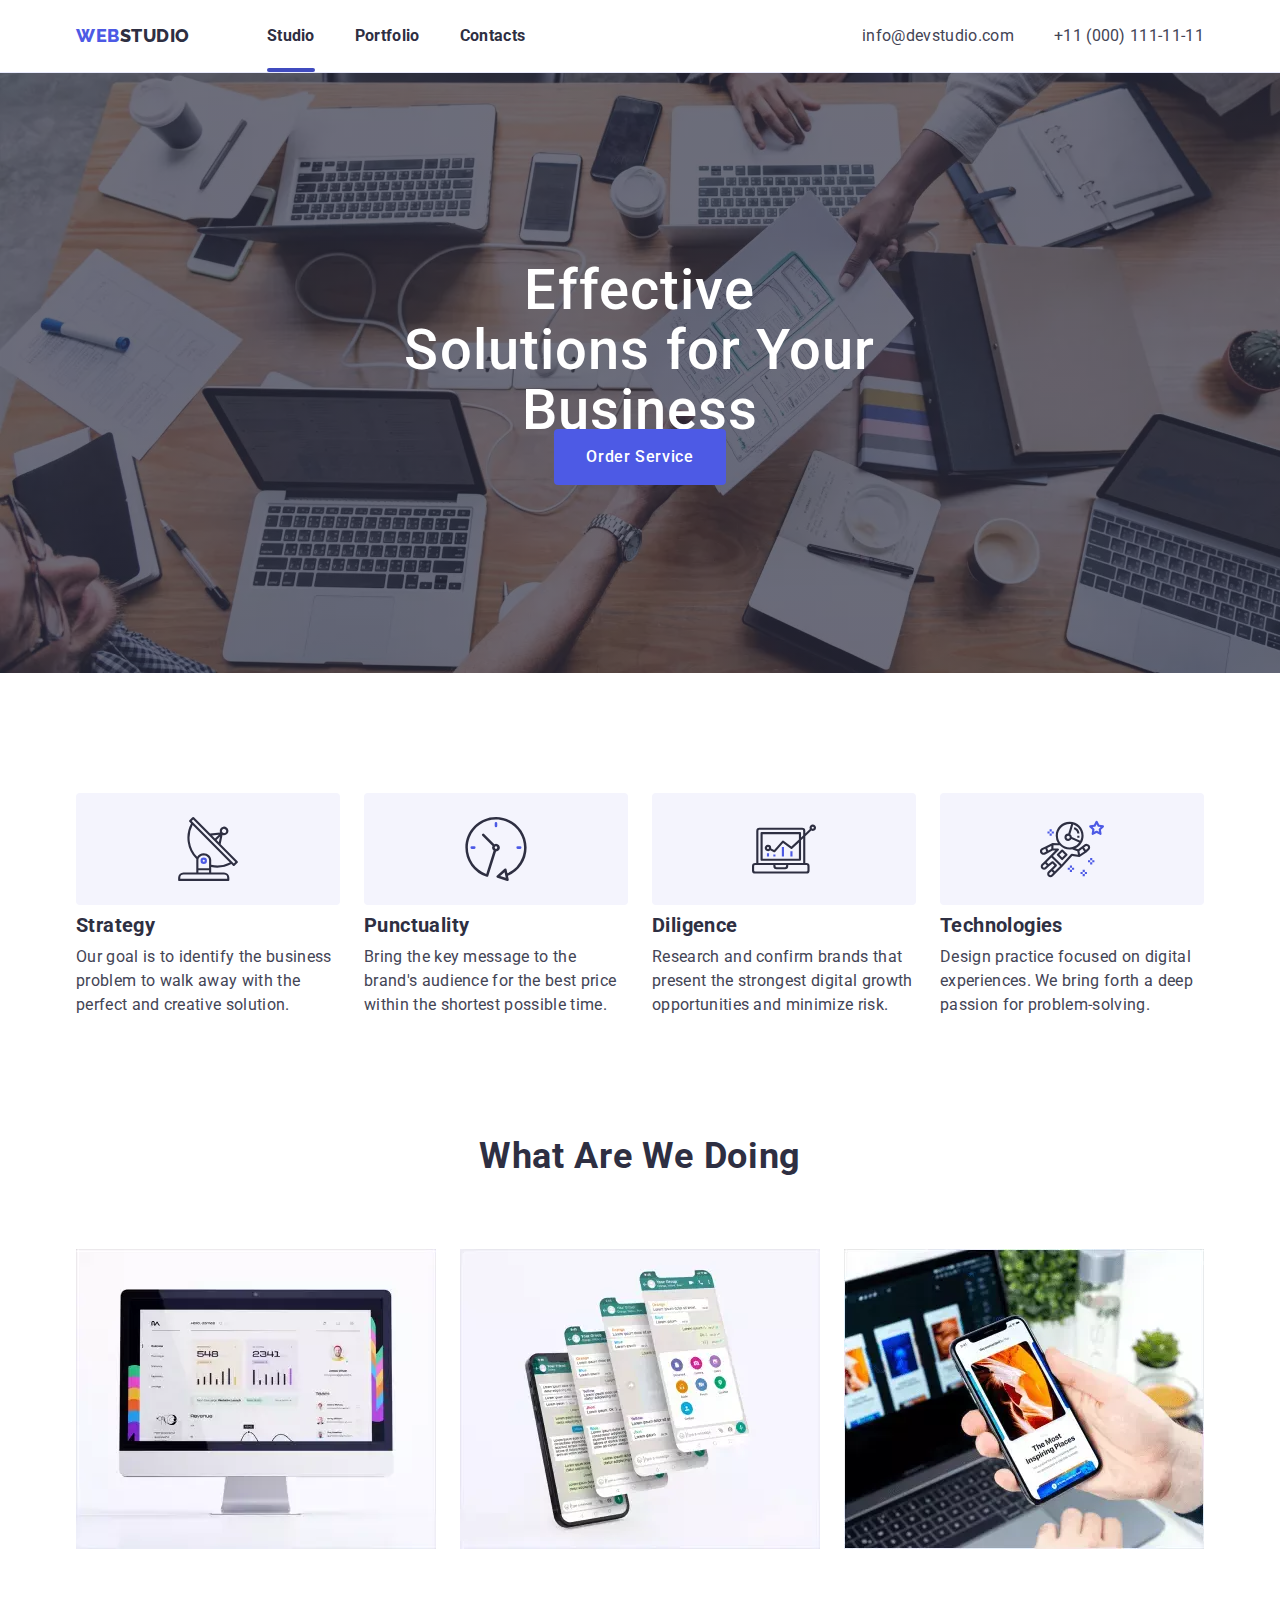
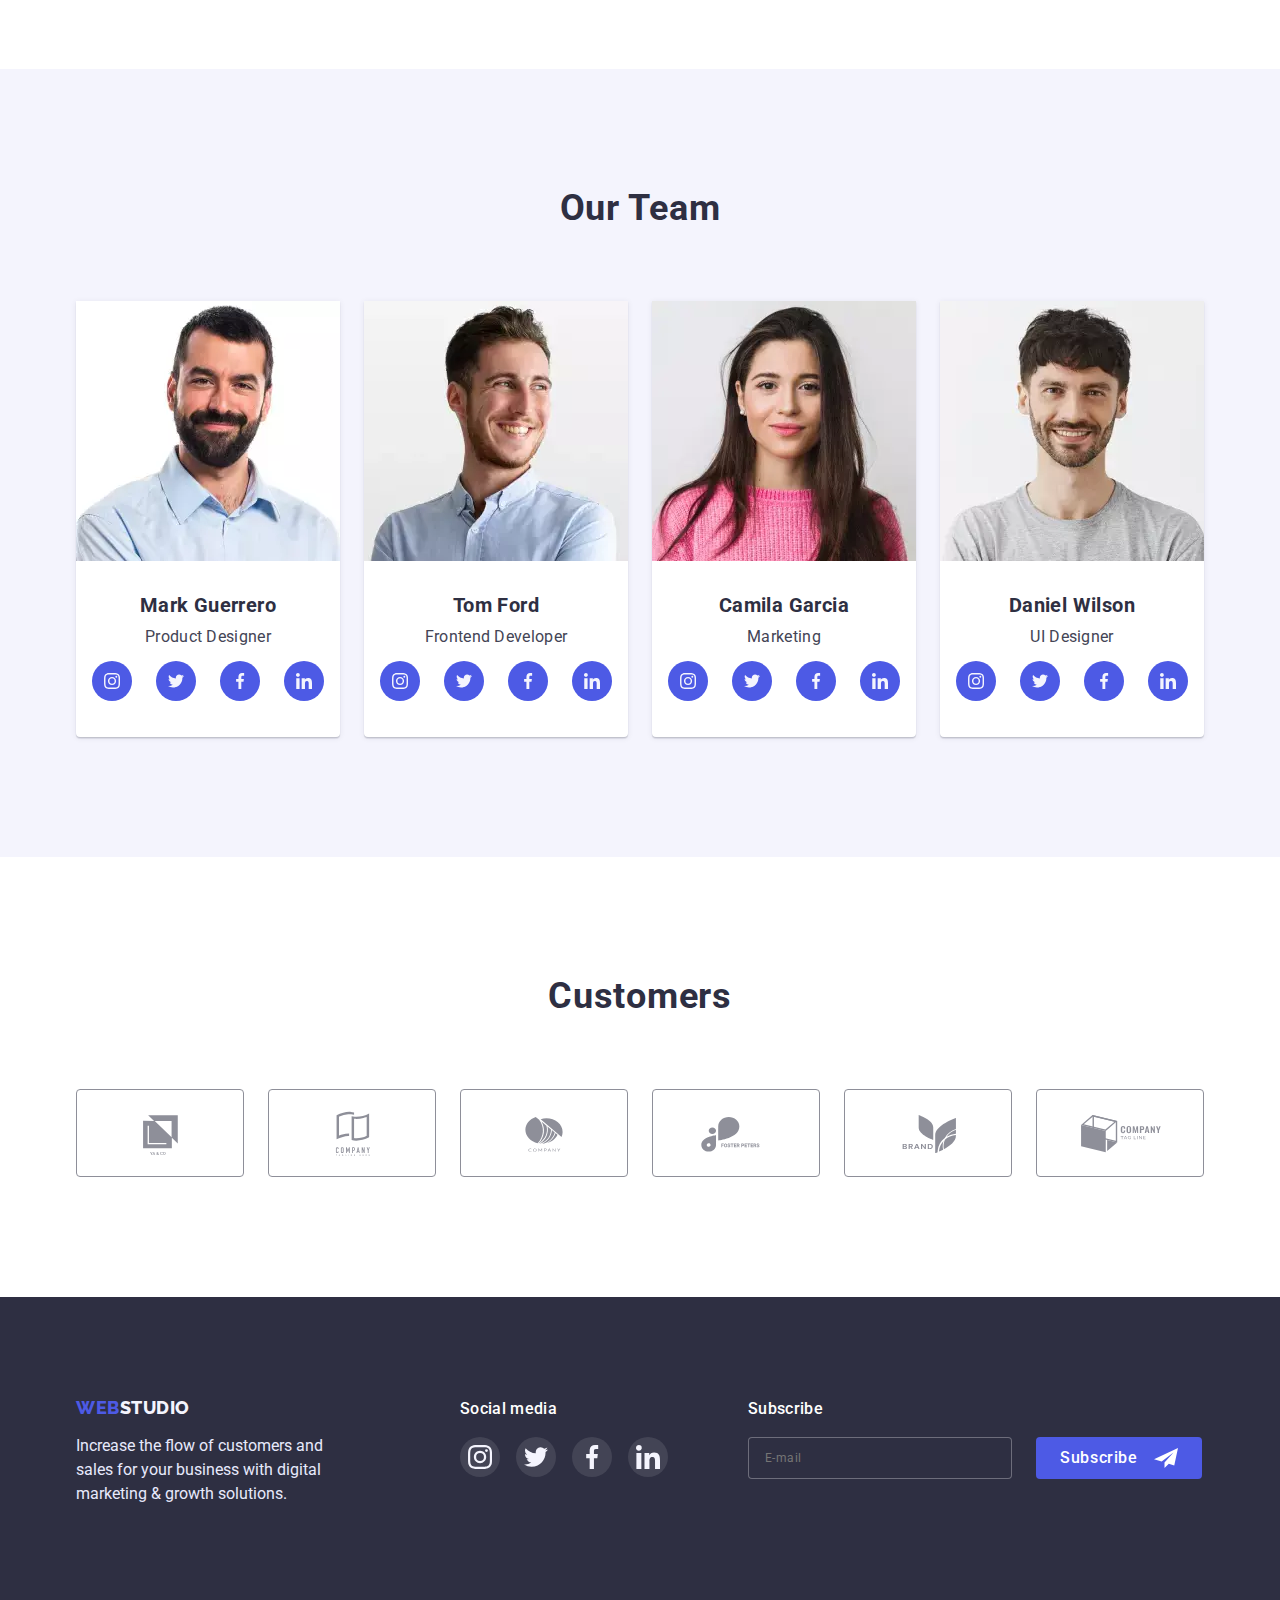
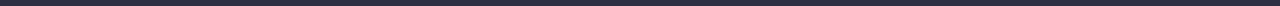
<file: index.html>
<!DOCTYPE html>
<html lang="en">
  <head>
    <meta charset="UTF-8" />
    <meta http-equiv="X-UA-Compatible" content="IE=edge" />
    <meta name="viewport" content="width=device-width, initial-scale=1.0" />

    <link rel="preconnect" href="https://fonts.googleapis.com" />
    <link rel="preconnect" href="https://fonts.gstatic.com" crossorigin />
    <link
      href="https://fonts.googleapis.com/css2?family=Raleway:wght@800&family=Roboto:wght@400;500;700;900&display=swap"
      rel="stylesheet"
    />
    <link 
      rel="stylesheet" href="https://cdnjs.cloudflare.com/ajax/libs/modern-normalize/1.1.0/modern-normalize.min.css"
    />
    <link rel="stylesheet" href="./css/styles.css" />
    <title>Studio</title>
  </head>
  <body>
    <header class="header">
      <div class="container main-nav">
        <a href="" class="logo link"><span class="logo-color">web</span>studio</a>
        <nav>
          <ul class="site-nav mark">
            <li class="item"><a class="link current" href="./index.html">Studio</a></li>
            <li class="item"><a class="link" href="./portfolio.html">Portfolio</a></li>
            <li class="item"><a class="link" href="">Contacts</a></li>
          </ul>
        </nav>
        <ul class="auth-nav mark">
          <li class="auth-item"><a class="auth-link" href="">info@devstudio.com</a></li>
          <li class="auth-item"><a class="auth-link" href="">+11 (000) 111-11-11</a></li>
        </ul>
        <button type="button" class="btn-mobile-menu-open js-open-menu">
          <svg class="btn-mobile-icon" width="32" height="22">
            <use href="./images/icons.svg#icon-charm_menu-hamburger"></use>
          </svg>
        </button>
      </div>
      <div class="mobile-menu js-menu-container">
        <button type="button" class="btn-mobile-menu-close js-close-menu">
          <svg class="icon-close" width="8" height="8">
            <use href="./images/icons.svg#icon-close-black"></use>
          </svg>
        </button>
         <nav>
          <ul class="mobile-site-nav mark">
            <li class="item"><a class="link current" href="./index.html">Studio</a></li>
            <li class="item"><a class="link" href="./portfolio.html">Portfolio</a></li>
            <li class="item"><a class="link" href="">Contacts</a></li>
          </ul>
        </nav>
        <div class="contacts">
          <ul class="mobile-auth-nav mark">
            <li class="auth-item"><a class="auth-link-tel" href="">+11 (000) 111-11-11</a></li>
            <li class="auth-item"><a class="auth-link-mail" href="">info@devstudio.com</a></li>
          </ul>
          <ul class="mobile-list-box mark">
            <li>
              <a class="mobile-link-box" href="">
                <svg class="icon" width="16" height="16">
                  <use href="./images/icons.svg#icon-instagram-1"></use>
                </svg>
              </a>
            </li>
            <li>
              <a class="mobile-link-box" href="">
                <svg class="icon" width="16" height="16">
                  <use href="./images/icons.svg#icon-twitter-1"></use>
                </svg>
              </a>
            </li>
            <li>
              <a class="mobile-link-box" href="">
                <svg class="icon" width="16" height="16">
                  <use href="./images/icons.svg#icon-facebook-1"></use>
                </svg>
              </a>
            </li>
            <li>
              <a class="mobile-link-box" href="">
                <svg class="icon" width="16" height="16">
                  <use href="./images/icons.svg#icon-linkedin-1"></use>
                </svg>
              </a>
            </li>
          </ul>
        </div>
      </div>
    </header>
    <main>
      <!--Hero-->
      <section class="hero">
          <h1 class="hero-title">Effective Solutions for Your Business</h1>
          <button type="button" class="btn-primery" data-modal-open>Order Service</button>
        </section>
        <div class="backdrop is-hidden" data-modal>
          <div class="modal">
            <button type="button" class="btn-modal" data-modal-close>
              <svg class="icon-close" width="8" height="8">
                <use href="./images/icons.svg#icon-close-black"></use>
              </svg>
            </button>
            <p class="modal-title">Leave your contacts and we will call you back</p>
            <form class="modal-form">
              <label for="username" class="form-label">Name</label>
              <div class="input-container">
                <input type="text" name="username" class="modal-input" id="username">
                <svg class="input-icon" width="18" height="18">
                  <use href="./images/icons.svg#icon-person-black-18dp-11"></use>
                </svg>
              </div>
              <label for="phone" class="form-label">Phone</label>
              <div class="input-container">
                <input type="tel" name="phone" class="modal-input" id="phone">
                <svg class="input-icon" width="18" height="18">
                  <use href="./images/icons.svg#icon-phone-black-18dp-1"></use>
                </svg>
              </div>
              <label for="mail" class="form-label">Email</label>
              <div class="input-container">
                <input type="email" name="mail" class="modal-input" id="mail">
                <svg class="input-icon" width="18" height="18">
                  <use href="./images/icons.svg#icon-email-black-18dp-1"></use>
                </svg>
              </div>
              <label class="form-label">Comment</label>
              <textarea name="commentar" class="textarea" rows="5" placeholder="Text input"></textarea>
              <label for="checkbox" class="field">
                <input class="checkbox" type="checkbox" name="accept" id="checkbox" value="policy">
                <span class="checkbox-icon"></span>
                I accept the terms and conditions of the<a href="" class="policy-text">Privacy Policy</a>
              </label>
              <button type="submit" class="btn-send">Send</button>
            </form>
          </div>
        </div>
      <!--Our advantages-->
      <section class="section not-padding">
        <div class="container">
          <h2 class="section-title hidden">Our advantages</h2>
          <ul class="features-list mark">
            <li class="item">
              <div class="features-box">
                <svg class="icon" width="64" height="64">
                  <use href="./images/icons.svg#icon-antenna-1"></use>
                </svg>
              </div>
              <h3 class="title">Strategy</h3>
              <p class="text">
                Our goal is to identify the business problem to walk away with the
                perfect and creative solution.
              </p>
            </li>
            <li class="item">
              <div class="features-box">
                <svg class="icon" width="64" height="64">
                  <use href="./images/icons.svg#icon-clock-1"></use>
                </svg>
              </div>
              <h3 class="title">Punctuality</h3>
              <p class="text">
                Bring the key message to the brand's audience for the best price
                within the shortest possible time.
              </p>
            </li>
            <li class="item">
              <div class="features-box">
                <svg class="icon" width="64" height="64">
                  <use href="./images/icons.svg#icon-diagram-1"></use>
                </svg>
              </div>
              <h3 class="title">Diligence</h3>
              <p class="text">
                Research and confirm brands that present the strongest digital
                growth opportunities and minimize risk.
              </p>
            </li>
            <li class="item">
              <div class="features-box">
                <svg class="icon" width="64" height="64">
                  <use href="./images/icons.svg#icon-astronaut-1"></use>
                </svg>
              </div>
              <h3 class="title">Technologies</h3>
              <p class="text">
                Design practice focused on digital experiences. We bring forth a
                deep passion for problem-solving.
              </p>
            </li>
          </ul>
        </div>
      </section>
      <!--Our work-->
      <section class="section hidden-section">
        <div class="container">
          <h2 class="section-title">What are we doing</h2>
          <ul class="work-list mark">
            <li class="item">
              <img
                srcset="./images/service-first.webp 1x, ./images/service-first@2x.webp 2x"
                src="./images/service-first.webp"
                alt="Developing"
                width="360"
                height="300"
              />
            </li>
            <li class="item">
              <img
                srcset="./images/service-second.webp 1x, ./images/service-second@2x.webp 2x"
                src="./images/service-second.webp"
                alt="Prototyping"
                width="360"
                height="300"
              />
            </li>
            <li class="item">
              <img
                srcset="./images/service-third.webp 1x, ./images/service-third@2x.webp 2x"
                src="./images/service-third.webp"
                alt="Design"
                width="360"
                height="300"
              />
            </li>
          </ul>
        </div>
      </section>
      <!--Our Team-->
      <section class="section team-bgr">
        <div class="container">
          <h2 class="section-title">Our Team</h2>
          <ul class="employees-list mark">
            <li class="item">
              <img
                srcset="./images/mark-guerrero.webp 1x, ./images/mark-guerrero@2x.webp 2x"
                src="./images/Mark Guerrero.webp"
                alt="Product Designer"
                width="264"
                height="260"
              />
              <div class="box">
                <h3 class="title">Mark Guerrero</h3>
                <p class="text">Product Designer</p>
                  <ul class="list-box mark">
                    <li>
                      <a class="link-box" href="">
                        <svg class="icon" width="16" height="16">
                          <use href="./images/icons.svg#icon-instagram-1"></use>
                        </svg>
                      </a>
                    </li>
                    <li>
                      <a class="link-box" href="">
                        <svg class="icon" width="16" height="16">
                          <use href="./images/icons.svg#icon-twitter-1"></use>
                        </svg>
                      </a>
                    </li>
                    <li>
                      <a class="link-box" href="">
                        <svg class="icon" width="16" height="16">
                          <use href="./images/icons.svg#icon-facebook-1"></use>
                        </svg>
                      </a>
                    </li>
                    <li>
                      <a class="link-box" href="">
                        <svg class="icon" width="16" height="16">
                          <use href="./images/icons.svg#icon-linkedin-1"></use>
                        </svg>
                      </a>
                    </li>
                  </ul>
              </div>
            </li>
            <li class="item">
              <img
                srcset="./images/tom-ford.webp 1x, ./images/tom-ford@2x.webp 2x"
                src="./images/tom-ford.webp"
                alt="Frontend Developer"
                width="264"
                height="260"
              />
              <div class="box">
                <h3 class="title">Tom Ford</h3>
                <p class="text">Frontend Developer</p>
                  <ul class="list-box mark">
                    <li>
                      <a class="link-box" href="">
                        <svg class="icon" width="16" height="16">
                          <use href="./images/icons.svg#icon-instagram-1"></use>
                        </svg>
                      </a>
                    </li>
                    <li>
                      <a class="link-box" href="">
                        <svg class="icon" width="16" height="16">
                          <use href="./images/icons.svg#icon-twitter-1"></use>
                        </svg>
                      </a>
                    </li>
                    <li>
                      <a class="link-box" href="">
                        <svg class="icon" width="16" height="16">
                          <use href="./images/icons.svg#icon-facebook-1"></use>
                        </svg>
                      </a>
                    </li>
                    <li>
                      <a class="link-box" href="">
                        <svg class="icon" width="16" height="16">
                          <use href="./images/icons.svg#icon-linkedin-1"></use>
                        </svg>
                      </a>
                    </li>
                  </ul>                
              </div>
            </li>
            <li class="item">
              <img
                srcset="./images/camila-garcia.webp 1x, ./images/camila-garcia@2x.webp 2x"
                src="./images/camila-garcia.webp"
                alt="Marketing"
                width="264"
                height="260"
              />
              <div class="box">
                <h3 class="title">Camila Garcia</h3>
                <p class="text">Marketing</p>
                  <ul class="list-box mark">
                    <li>
                      <a class="link-box" href="">
                        <svg class="icon" width="16" height="16">
                          <use href="./images/icons.svg#icon-instagram-1"></use>
                        </svg>
                      </a>
                    </li>
                    <li>
                      <a class="link-box" href="">
                        <svg class="icon" width="16" height="16">
                          <use href="./images/icons.svg#icon-twitter-1"></use>
                        </svg>
                      </a>
                    </li>
                    <li>
                      <a class="link-box" href="">
                        <svg class="icon" width="16" height="16">
                          <use href="./images/icons.svg#icon-facebook-1"></use>
                        </svg>
                      </a>
                    </li>
                    <li>
                      <a class="link-box" href="">
                        <svg class="icon" width="16" height="16">
                          <use href="./images/icons.svg#icon-linkedin-1"></use>
                        </svg>
                      </a>
                    </li>
                  </ul>                
              </div>
            </li>
            <li class="item">
              <img
                srcset="./images/daniel-wilson.webp 1x, ./images/daniel-wilson@2x.webp 2x"
                src="./images/daniel-wilson.webp"
                alt="UI Designer"
                width="264"
                height="260"
              />
              <div class="box">
                <h3 class="title">Daniel Wilson</h3>
                <p class="text">UI Designer</p>
                  <ul class="list-box mark">
                    <li>
                      <a class="link-box" href="">
                        <svg class="icon" width="16" height="16">
                          <use href="./images/icons.svg#icon-instagram-1"></use>
                        </svg>
                      </a>
                    </li>
                    <li>
                      <a class="link-box" href="">
                        <svg class="icon" width="16" height="16">
                          <use href="./images/icons.svg#icon-twitter-1"></use>
                        </svg>
                      </a>
                    </li>
                    <li>
                      <a class="link-box" href="">
                        <svg class="icon" width="16" height="16">
                          <use href="./images/icons.svg#icon-facebook-1"></use>
                        </svg>
                      </a>
                    </li>
                    <li>
                      <a class="link-box" href="">
                        <svg class="icon" width="16" height="16">
                          <use href="./images/icons.svg#icon-linkedin-1"></use>
                        </svg>
                      </a>
                    </li>
                  </ul>                
              </div>
            </li>
          </ul>
        </div>
      </section>
      <!--Our Friends-->
      <section class="section">
        <div class="container">
          <h2 class="section-title">Customers</h2>
          <ul class="customers-list mark">
            <li class="customers-item">
              <a class="customers-link-box" href="">
                <svg class="icon" width="168" height="88">
                  <use href="./images/icons.svg#icon-Client-1"></use>
                </svg>
              </a>
            </li>
            <li class="customers-item">
              <a class="customers-link-box" href="">
                <svg class="icon" width="168" height="88">
                  <use href="./images/icons.svg#icon-Client-2"></use>
                </svg>
              </a>
            </li>
            <li class="customers-item">
              <a class="customers-link-box" href="">
                <svg class="icon" width="168" height="88">
                  <use href="./images/icons.svg#icon-Client-3"></use>
                </svg>
              </a>
            </li>
            <li class="customers-item">
              <a class="customers-link-box" href="">
                <svg class="icon" width="168" height="88">
                  <use href="./images/icons.svg#icon-Client-4"></use>
                </svg>
              </a>
            </li>
            <li class="customers-item">
              <a class="customers-link-box" href="">
                <svg class="icon" width="168" height="88">
                  <use href="./images/icons.svg#icon-Client-5"></use>
                </svg>
              </a>
            </li>
            <li class="customers-item">
              <a class="customers-link-box" href="">
                <svg class="icon" width="168" height="88">
                  <use href="./images/icons.svg#icon-Client-6"></use>
                </svg>
              </a>
            </li>
          </ul>        
        </div>
      </section>
    </main>
    <footer class="footer">
      <div class="footer-container">
        <div class="info-container">
          <a href="" class="logo link"><span class="logo-color">web</span>studio</a>
          <p class="text">
            Increase the flow of customers and sales for your business with digital
            marketing & growth solutions.
          </p>
        </div>
        <div class="media-container">
          <p class="social-title">Social media</p>
          <ul class="footer-list mark">
            <li>
              <a class="footer-link" href="">
                <svg class="icon" width="24" height="24">
                  <use href="./images/icons.svg#icon-instagram-1"></use>
                </svg>
              </a>
            </li>
            <li>
              <a class="footer-link" href="">
                <svg class="icon" width="24" height="24">
                  <use href="./images/icons.svg#icon-twitter-1"></use>
                </svg>
              </a>
            </li>
            <li>
              <a class="footer-link" href="">
                <svg class="icon" width="24" height="24">
                  <use href="./images/icons.svg#icon-facebook-1"></use>
                </svg>
              </a>
            </li>
            <li>
              <a class="footer-link" href="">
                <svg class="icon" width="24" height="24">
                  <use href="./images/icons.svg#icon-linkedin-1"></use>
                </svg>
              </a>
            </li>
          </ul>
        </div>
        <form class="form">
          <p class="subscribe-title">Subscribe</p>
          <div class="subscribe-container">
            <input type="email" class="footer-form" name="E-mail" placeholder="E-mail">
            <button class="btn-footer" type="submit">
              Subscribe
              <svg class="icon" width="24" height="24">
                <use href="./images/icons.svg#icon-Frame-3"></use>
              </svg>
            </button>
          </div>
        </form>
      </div>
    </footer>
    <script src="./js/mobile-menu.js"></script>
    <script src="./js/modal.js"></script>
  </body>
</html>
</file>
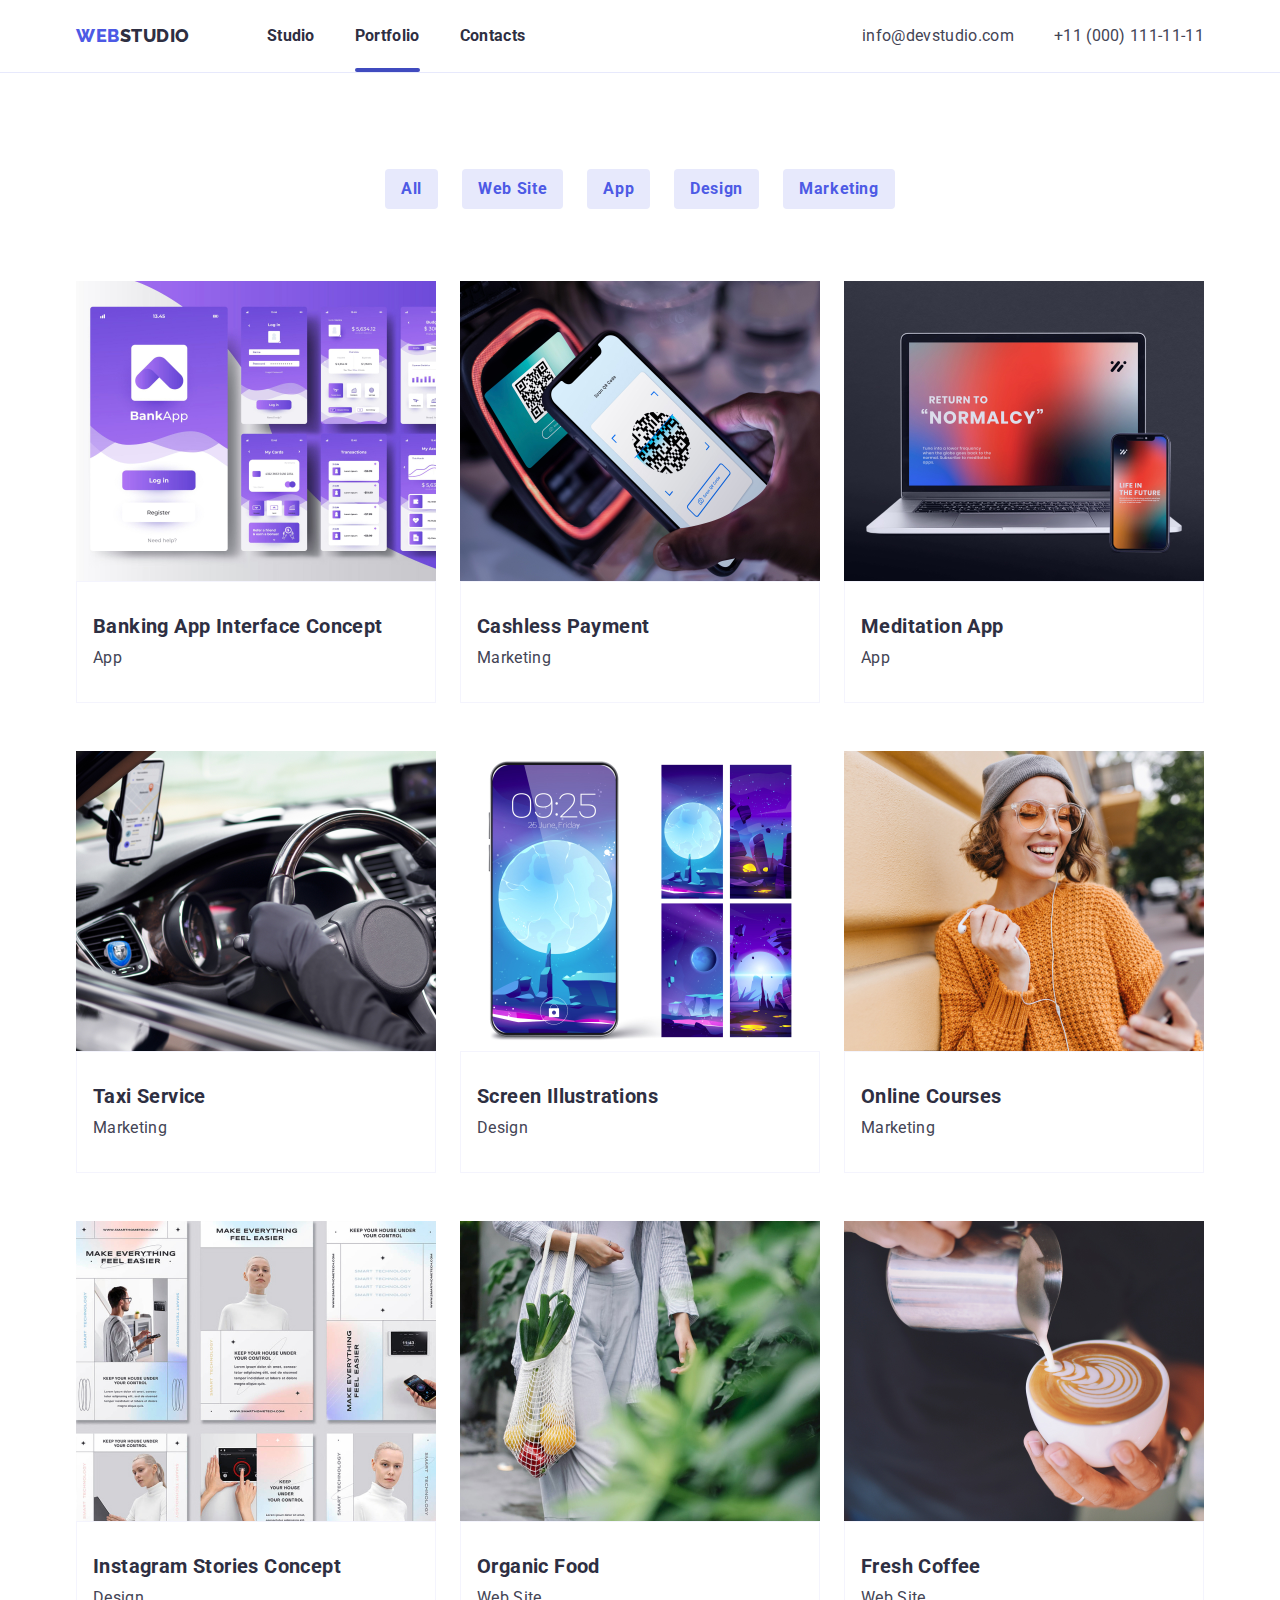
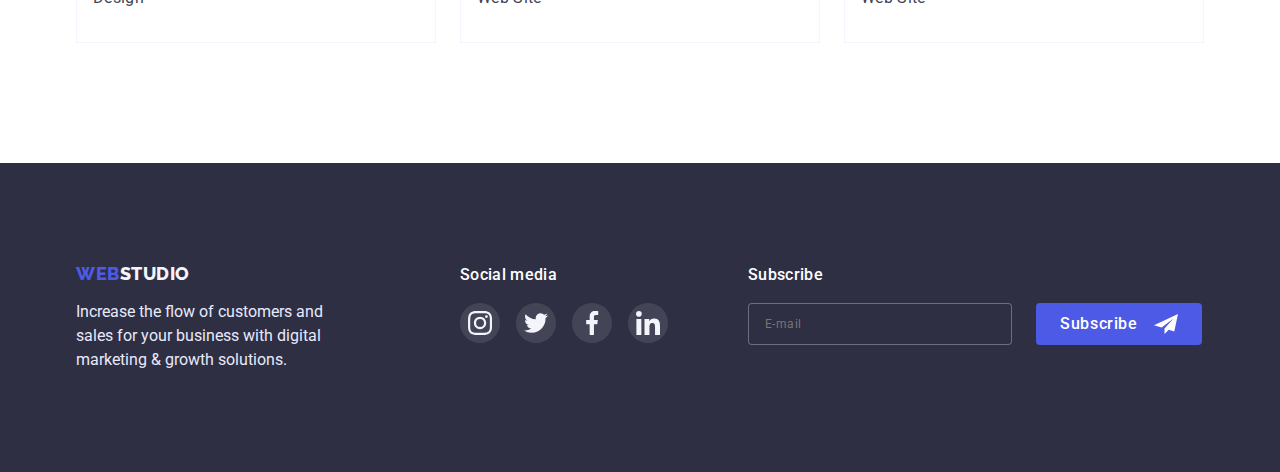
<file: portfolio.html>
<!DOCTYPE html>
<html lang="en">
  <head>
    <meta charset="UTF-8" />
    <meta http-equiv="X-UA-Compatible" content="IE=edge" />
    <meta name="viewport" content="width=device-width, initial-scale=1.0" />

    <link rel="preconnect" href="https://fonts.googleapis.com" />
    <link rel="preconnect" href="https://fonts.gstatic.com" crossorigin />
    <link
      href="https://fonts.googleapis.com/css2?family=Raleway:wght@800&family=Roboto:wght@400;500;700;900&display=swap"
      rel="stylesheet"
    />
    <link 
      rel="stylesheet" href="https://cdnjs.cloudflare.com/ajax/libs/modern-normalize/1.1.0/modern-normalize.min.css"
    />
    <link rel="stylesheet" href="./css/styles.css" />
    <title>Portfolio</title>
  </head>
  <body>
    <header class="header">
      <div class="container main-nav">
        <a href="" class="logo link"><span class="logo-color">web</span>studio</a>
        <nav>
          <ul class="site-nav mark">
            <li class="item"><a class="link" href="./index.html">Studio</a></li>
            <li class="item"><a class="link current" href="./portfolio.html">Portfolio</a></li>
            <li class="item"><a class="link" href="">Contacts</a></li>
          </ul>
        </nav>
        <ul class="auth-nav mark">
          <li class="auth-item"><a class="auth-link" href="">info@devstudio.com</a></li>
          <li class="auth-item"><a class="auth-link" href="">+11 (000) 111-11-11</a></li>
        </ul>
      </div>
    </header>
    <main>
      <section class="section-portfolio">
        <div class="container">
          <h2 class="hidden">Filter</h2>
          <ul class="filter-list mark">
            <li class="item"><button class="btn-secondary" type="button">All</button></li>
            <li class="item"><button class="btn-secondary" type="button">Web Site</button></li>
            <li class="item"><button class="btn-secondary" type="button">App</button></li>
            <li class="item"><button class="btn-secondary" type="button">Design</button></li>
            <li class="item"><button class="btn-secondary" type="button">Marketing</button></li>
          </ul>
        </div>
        <div class="container">
          <h2 class="hidden">Our portfolio</h2>
          <ul class="projects-list mark">
            <li class="item">
              <a href="" class="project-link">
                <div class="hover-box">
                  <img
                    src="./images/banking.jpg"
                    alt="Banking App"
                    width="360"
                    height="300"
                  />
                  <div class="overlay">
                    <p class="overlay-text">
                      14 Stylish and User-Friendly App Design Concepts · Task Manager App · Calorie Tracker App · Exotic Fruit Ecommerce App · Cloud Storage App
                    </p>
                  </div>
                </div>
                <div class="project-list-box">
                  <h3 class="title">Banking App Interface Concept</h3>
                  <p class="text">App</p>
                </div>
              </a>
            </li>
            <li class="item">
              <a href="" class="project-link">
                <div class="hover-box">
                  <img
                    src="./images/payment.jpg"
                    alt="Cashless Payment"
                    width="360"
                    height="300"
                  />
                  <div class="overlay">
                    <p class="overlay-text">
                      14 Stylish and User-Friendly App Design Concepts · Task Manager App · Calorie Tracker App · Exotic Fruit Ecommerce App · Cloud Storage App
                    </p>
                  </div>
                </div>
                <div class="project-list-box">
                  <h3 class="title">Cashless Payment</h3>
                  <p class="text">Marketing</p>
                </div>
              </a>
            </li>
            <li class="item">
              <a href="" class="project-link">
                <div class="hover-box">
                  <img
                    src="./images/meditation.jpg"
                    alt="Meditation App"
                    width="360"
                    height="300"
                  />
                  <div class="overlay">
                    <p class="overlay-text">
                      14 Stylish and User-Friendly App Design Concepts · Task Manager App · Calorie Tracker App · Exotic Fruit Ecommerce App · Cloud Storage App
                    </p>
                  </div>
                </div>
                <div class="project-list-box">
                  <h3 class="title">Meditation App</h3>
                  <p class="text">App</p>
                </div>
              </a>
            </li>
            <li class="item">
              <a href="" class="project-link">
                <div class="hover-box">
                  <img
                    src="./images/taxiservice.jpg"
                    alt="Taxi Service"
                    width="360"
                    height="300"
                  />
                  <div class="overlay">
                    <p class="overlay-text">
                      14 Stylish and User-Friendly App Design Concepts · Task Manager App · Calorie Tracker App · Exotic Fruit Ecommerce App · Cloud Storage App
                    </p>
                  </div>
                </div>
                <div class="project-list-box">
                  <h3 class="title">Taxi Service</h3>
                  <p class="text">Marketing</p>
                </div>
              </a>
            </li>
            <li class="item">
              <a href="" class="project-link">
                <div class="hover-box">
                  <img
                    src="./images/illustrations.jpg"
                    alt="Screen Illustrations"
                    width="360"
                    height="300"
                  />
                  <div class="overlay">
                    <p class="overlay-text">
                      14 Stylish and User-Friendly App Design Concepts · Task Manager App · Calorie Tracker App · Exotic Fruit Ecommerce App · Cloud Storage App
                    </p>
                  </div>
                </div>
                <div class="project-list-box">
                  <h3 class="title">Screen Illustrations</h3>
                  <p class="text">Design</p>
                </div>
              </a>
            </li>
            <li class="item">
              <a href="" class="project-link">
                <div class="hover-box">
                  <img
                    src="./images/courses.jpg"
                    alt="Online Courses"
                    width="360"
                    height="300"
                  />
                  <div class="overlay">
                    <p class="overlay-text">
                      14 Stylish and User-Friendly App Design Concepts · Task Manager App · Calorie Tracker App · Exotic Fruit Ecommerce App · Cloud Storage App
                    </p>
                  </div>
                </div>
                <div class="project-list-box">
                  <h3 class="title">Online Courses</h3>
                  <p class="text">Marketing</p>
                </div>
              </a>
            </li>
            <li class="item">
              <a href="" class="project-link">
                <div class="hover-box">
                  <img
                    src="./images/instaconcept.jpg"
                    alt="Instagram Stories"
                    width="360"
                    height="300"
                  />
                  <div class="overlay">
                    <p class="overlay-text">
                      14 Stylish and User-Friendly App Design Concepts · Task Manager App · Calorie Tracker App · Exotic Fruit Ecommerce App · Cloud Storage App
                    </p>
                  </div>
                </div>
                <div class="project-list-box">
                  <h3 class="title">Instagram Stories Concept</h3>
                  <p class="text">Design</p>
                </div>
              </a>
            </li>
            <li class="item">
              <a href="" class="project-link">  
                <div class="hover-box">
                  <img
                    src="./images/organic.jpg"
                    alt="Organic Food"
                    width="360"
                    height="300"
                  />
                  <div class="overlay">
                    <p class="overlay-text">
                      14 Stylish and User-Friendly App Design Concepts · Task Manager App · Calorie Tracker App · Exotic Fruit Ecommerce App · Cloud Storage App
                    </p>
                  </div>
                </div>
                <div class="project-list-box">
                  <h3 class="title">Organic Food</h3>
                  <p class="text">Web Site</p>
                </div>
              </a>
            </li>
            <li class="item">
              <a href="" class="project-link">
                <div class="hover-box">
                  <img
                    src="./images/coffee.jpg"
                    alt="Coffee"
                    width="360"
                    height="300"
                  />
                  <div class="overlay">
                    <p class="overlay-text">
                      14 Stylish and User-Friendly App Design Concepts · Task Manager App · Calorie Tracker App · Exotic Fruit Ecommerce App · Cloud Storage App
                    </p>
                  </div>
                </div>
                <div class="project-list-box">
                  <h3 class="title">Fresh Coffee</h3>
                  <p class="text">Web Site</p>
                </div>
              </a>
            </li>
          </ul>
        </div>
      </section>
    </main>
    <footer class="footer">
      <div class="footer-container">
        <div>
          <a href="" class="logo link"><span class="logo-color">web</span>studio</a>
          <p class="text">
            Increase the flow of customers and sales for your business with digital
            marketing & growth solutions.
          </p>
        </div>
        <div class="media-container">
          <p class="social-title">Social media</p>
          <ul class="footer-list mark">
            <li>
              <a class="footer-link" href="">
                <svg class="icon" width="24" height="24">
                  <use href="./images/icons.svg#icon-instagram-1"></use>
                </svg>
              </a>
            </li>
            <li>
              <a class="footer-link" href="">
                <svg class="icon" width="24" height="24">
                  <use href="./images/icons.svg#icon-twitter-1"></use>
                </svg>
              </a>
            </li>
            <li>
              <a class="footer-link" href="">
                <svg class="icon" width="24" height="24">
                  <use href="./images/icons.svg#icon-facebook-1"></use>
                </svg>
              </a>
            </li>
            <li>
              <a class="footer-link" href="">
                <svg class="icon" width="24" height="24">
                  <use href="./images/icons.svg#icon-linkedin-1"></use>
                </svg>
              </a>
            </li>
          </ul>
        </div>
        <form class="form">
          <p class="subscribe-title">Subscribe</p>
          <div class="subscribe-container">
            <input type="email" class="footer-form" name="E-mail" placeholder="E-mail">
            <button class="btn-footer" type="submit">
              Subscribe
              <svg class="icon" width="24" height="24">
                <use href="./images/icons.svg#icon-Frame-3"></use>
              </svg>
            </button>
          </div>
        </form>               
      </div>
    </footer>
  </body>
</html>
</file>
<file: css/styles.css>
:root {
  --primery-color: #4d5ae5;
  --headings-color: #2e2f42;
  --bodytext-color: #434455;
  --primery-white-color: #ffff;
}
body {
  color: var(--bodytext-color);
  background-color: var(--primery-white-color);

  font-family: "Roboto", sans-serif;
}
.mark {
  list-style: none;
  margin: 0;
}
.link,
.auth-link {
  text-decoration: none;
  margin: 0;
}
h1, h2, h3, p {
  margin: 0;
}
ul {
  padding-left: 0;
}
img {
  display: block;
}
.hidden {
  display: none;
}
.container {
  padding-left: 16px;
  padding-right: 16px;
  margin-left: auto;
  margin-right: auto;
  
}
.header .logo {
  color: var(--headings-color);

  font-family: "Raleway", sans-serif;
  font-weight: 800;
  font-size: 18px;
  line-height: 1.33;
  letter-spacing: 0.03em;
  text-transform: uppercase;
}
.logo-color {
  color: var(--primery-color);
}
.header {
  border-bottom: 1px solid #E7E9FC;
}


/* ALL DEVICES */

@media screen and (min-width: 320px) {

/* Portfolio Filter */
  .filter-list {
    display: grid;
    grid-auto-flow: column;
    /* justify-content: center; */

    padding-bottom: 72px;
  }

  .btn-primery {
    color: var(--primery-white-color);
    background: var(--primery-color);
    padding: 16px 32px;
    border: 0;
    border-radius: 4px;

    font-family: inherit;
    font-size: 16px;
    font-weight: 500;
    line-height: 1.5;
    letter-spacing: 0.04em;

    cursor: pointer;

    transition: background 250ms cubic-bezier(0.4, 0, 0.2, 1),
      box-shadow 250ms cubic-bezier(0.4, 0, 0.2, 1);
  }

  .btn-primery:focus,
  .btn-primery:active {
    background: #404bbf;
    box-shadow: 0px 4px 4px rgba(0, 0, 0, 0.15);
  }
  
  /* Modal Window */
  .btn-modal {
    position: absolute;
    right: 24px;
    top: 24px;
    
    display: flex;
    align-items: center;
    justify-content: center;
    width: 24px;
    height: 24px;
    background: #E7E9FC;
    border: 1px solid rgba(0, 0, 0, 0.1);
    border-radius: 50%;
  
    fill: var(--headings-color);
  
    cursor: pointer;
  
    transition: background 250ms cubic-bezier(0.4, 0, 0.2, 1),
    fill 250ms cubic-bezier(0.4, 0, 0.2, 1);
  }
  .btn-modal:hover {
    background: #404bbf;
    fill: var(--primery-white-color);
  }
  .btn-send {
    color: var(--primery-white-color);
    background: var(--primery-color);
    display: flex;
    align-items: center;
    padding: 16px 65px;
    margin-left: auto;
    margin-right: auto;
    border: 0;
    border-radius: 4px;
  
    font-family: inherit;
    font-size: 16px;
    font-weight: 500;
    line-height: 1.5;
    letter-spacing: 0.04em;
  
    cursor: pointer;
  
    transition: background 250ms cubic-bezier(0.4, 0, 0.2, 1)
  }
  .btn-send:hover,
  .btn-send:focus {
    background: #404bbf;
  }
  .backdrop {
    position: fixed;
    left: 0;
    top: 0;
    width: 100%;
    height: 100%;
  
    background-color: rgba(46, 47, 66, 0.4);
    opacity: 1;
    
    transition: opacity 500ms cubic-bezier(0.4, 0, 0.2, 1);
  }
  .backdrop.is-hidden {
    opacity: 0;
    pointer-events: none;
  }
  .modal {
    position: absolute;
    left: 50%;
    top: 50%;
    transform: translate(-50%, -50%);

    min-height: 586px;
    background: #FCFCFC;
    box-shadow: 0px 1px 1px rgba(0, 0, 0, 0.14), 0px 1px 3px rgba(0, 0, 0, 0.12), 0px 2px 1px rgba(0, 0, 0, 0.2);
    border-radius: 4px;
  }
  
  /* Modal Forms */
  .modal {
    padding-left: 16px;
    padding-right: 16px;
  }
  .modal-form {
    margin-top: 16px;
    margin-bottom: 16px;
  }
  .modal-title {
    margin-top: 72px;
  
    font-weight: 500;
    font-size: 16px;
    line-height: 1.5;
    text-align: center;
    letter-spacing: 0.02em;
  }
  .form-label {
    display: block;
    margin-bottom: 4px;
  
    font-size: 12px;
    line-height: 1.33;
    letter-spacing: 0.04em;
  
    color: #8E8F99;
  }
  .field {
    display: flex;
    align-items: center;
    margin-top: 16px;
    margin-bottom: 24px;
    
    font-size: 12px;
    line-height: 1.33;
    letter-spacing: 0.04em;
  
    color: #757575;
  }
  .input-container {
    position: relative;
    margin-bottom: 8px;
  }
  .modal-input {
    padding: 8px 34px;
    width: 100%;
    border: 1px solid rgba(33, 33, 33, 0.2);
    border-radius: 4px;
    
    transition: border-color 250ms cubic-bezier(0.4, 0, 0.2, 1);
  }
  .modal-input:focus {
    border-color: var(--primery-color);
  }
  .input-icon {
    position: absolute;
    top: 50%;
    left: 16px;
    transform: translateY(-50%);
  
    transition: fill 250ms cubic-bezier(0.4, 0, 0.2, 1);
  }
  .modal-input:focus + .input-icon {
    fill: var(--primery-color);
  }
  .textarea {
    font-size: 12px;
    line-height: 1.33;
    letter-spacing: 0.04em;
    color: rgba(117, 117, 117, 0.5);
    
    padding: 8px 16px;
    width: 100%;
    height: 120px;
    resize: none;
    border: 1px solid rgba(33, 33, 33, 0.2);
    border-radius: 4px;
    
    transition: border-color 250ms cubic-bezier(0.4, 0, 0.2, 1);
  }
  .textarea:focus {
    border-color: var(--primery-color);
  }
  .policy-text {
    display: inline-block;
    margin-left: 4px;
    color: var(--primery-color);
  }
  .checkbox-icon {
    display: inline-block;
    width: 16px;
    height: 16px;
    border: 1.25px solid #2E2F42;
    border-radius: 2px;
    margin-right: 8px;
  }
  .checkbox {
    position: absolute;
    width: 1px;
    height: 1px;
    margin: -1px;
    border: 0;
    padding: 0;
    clip: rect(0 0 0 0);
    overflow: hidden;
  }
  .checkbox:checked + .checkbox-icon {
    border-color: transparent;
    background-color: #404BBF;
    background-image: url('../images/Property-1click.svg');
    background-size: contain;
    background-origin: border-box;
  }
  .btn-primery:hover,
  .btn-primery:focus,
  .btn-primery:active {
    background: #404bbf;
    box-shadow: 0px 4px 4px rgba(0, 0, 0, 0.15);
  }
  .btn-secondary:active,
  .btn-secondary:hover,
  .btn-secondary:focus {
    color: var(--primery-white-color);
    background: #404bbf;  
    box-shadow: 0px 3px 1px rgba(0, 0, 0, 0.1), 0px 2px 1px rgba(0, 0, 0, 0.08), 0px 2px 2px rgba(0, 0, 0, 0.12);
  }
  .btn-footer:hover,
  .btn-footer:focus,
  .btn-footer:active {
    background: #404bbf;
    box-shadow: 0px 4px 4px rgba(0, 0, 0, 0.15);
  }

  /* Section style */
  .section {
    padding-top: 96px;
    padding-bottom: 96px;
  }
  .team-bgr {
    background: #F4F4FD;
  }
  .section-portfolio {
    padding-top: 96px;
    padding-bottom: 120px;
  }
  .section-title {
    color: var(--headings-color);

    font-size: 36px;
    line-height: 1.11;
    letter-spacing: 0.02em;
    text-align: center;
    text-transform: capitalize;
  }
  .features-list .title {
    color: var(--headings-color);

    font-size: 36px;
    letter-spacing: 0.02em;
    line-height: 1.11;
  }

  /* Features, Employees and Projects style */
  .features-list .text,
  .employees-list .text,
  .projects-list .text {
    letter-spacing: 0.02em;
    line-height: 1.5;
    margin-top: 8px;
  }

  /* Our employees */
  .employees-list {
    display: flex;
    margin-top: 72px;
    text-align: center;
  }
  .employees-list .item {
    background: var(--primery-white-color);
    box-shadow: 0px 1px 6px rgba(46, 47, 66, 0.08), 0px 1px 1px rgba(46, 47, 66, 0.16), 0px 2px 1px rgba(46, 47, 66, 0.08);
    border-radius: 0px 0px 4px 4px;
  }
  .employees-list .title {
    color: var(--headings-color);

    font-size: 20px;
    letter-spacing: 0.02em;
    line-height: 1.2;
  }
  .box {
    padding-top: 32px;
    padding-bottom: 32px;
  }
  .list-box {
    display: flex;
    margin: 8px 16px 0 16px;
    gap: 24px;
  }
  .link-box {
    display: flex;
    align-items: center;
    justify-content: center;
    background-color: var(--primery-color);
    width: 40px;
    height: 40px;
    margin: 4px 0;
    border-radius: 50%;

    transition: background-color 250ms cubic-bezier(0.4, 0, 0.2, 1);
  }
  .link-box:focus {
    background-color: #404bbf;
  }
}


/* MOBILE VERSION */

@media screen and (max-width: 767px) {
  .container {
    max-width: 428px;
  }
}

  /* Customers */

@media screen and (min-width: 320px) and (max-width: 427px) {
  .customers-list {
    width: 190px;
    display: flex;
    flex-wrap: wrap;
    justify-content: center;
    margin-left: auto;
    margin-right: auto;
    margin-top: 72px;
  }
  .customers-item {
    margin-bottom: 72px;
  }
  .customers-item:last-child {
    margin-bottom: 0;
  }
  .customers-link-box {
    display: flex;
    align-items: center;
    justify-content: center;
    width: 190px;
    height: 88px;
    color: #8E8F99;
    border: 1px solid #8E8F99;
    border-radius: 4px;

    transition: color 250ms cubic-bezier(0.4, 0, 0.2, 1),
      border 250ms cubic-bezier(0.4, 0, 0.2, 1);
  }
  .customers-link-box:active,
  .customers-link-box:focus {
    color: #404BBF;
    border: 1px solid #404BBF
  }
  .customers-link-box .icon {
    width: 190px;
    fill: currentColor;
  }
}

@media screen and (min-width: 428px) and (max-width: 767px) {

  /* Customers */
  .customers-list {
    display: flex;
    flex-wrap: wrap;
    /* padding: 0px 92px; */
    margin-top: 72px;
    margin-left: auto;
    margin-right: auto;
  }
  .customers-item {
    width: calc((100% - 16px)/2);
    margin-right: 16px;
    margin-bottom: 72px;
  }
  .customers-item:nth-last-child(-n + 2) {
    margin-bottom: 0;
  }
  .customers-item:nth-child(2n) {
    margin-right: 0;
  }
  .customers-link-box {
    display: flex;
    align-items: center;
    justify-content: center;
    width: 190px;
    height: 88px;
    color: #8E8F99;
    border: 1px solid #8E8F99;
    border-radius: 4px;

    transition: color 250ms cubic-bezier(0.4, 0, 0.2, 1),
      border 250ms cubic-bezier(0.4, 0, 0.2, 1);
  }
  .customers-link-box:active,
  .customers-link-box:focus {
    color: #404BBF;
    border: 1px solid #404BBF
  }

  .customers-link-box .icon {
    fill: currentColor;
  }
}
  
  @media screen and (max-width: 767px) {
  .site-nav,
  .auth-nav {
    display: none;
  }
  .main-nav {
    position: relative;
    margin-top: 24px;
    margin-bottom: 24px;
  }
  .btn-mobile-menu-open {
    position: absolute;
    right: 16px;
    top: 0px;
    padding: 0;

    display: flex;
    align-items: center;
  
    background-color: transparent;
    border: 0;
    fill: var(--headings-color);

    cursor: pointer;
  }
  .mobile-menu {
    display: flex;
    flex-direction: column;
    position: fixed;
    width: 100%;
    height: 100%;
    z-index: 1000;
    top: 0;
    right: 0;
    
    background-color: #fff;

    overflow-y: auto;
    transform: translateX(100%);
    transition: transform 250ms ease-in-out;
  } 
  .mobile-menu.is-open {
    transform: translateX(0);
  }
  .btn-mobile-menu-close {
    position: absolute;
    right: 40px;
    top: 40px;
    
    display: flex;
    align-items: center;
    justify-content: center;
    width: 24px;
    height: 24px;
    background: #E7E9FC;
    border: 1px solid rgba(0, 0, 0, 0.1);
    border-radius: 50%;

    fill: var(--headings-color);

    cursor: pointer;
  }
  .mobile-site-nav {
    margin-top: 80px;
    margin-left: 40px;
  }
  .mobile-site-nav .link {
    display: block;
    margin-bottom: 40px;
    
    font-weight: 700;
    font-size: 36px;
    line-height: 1.11;
    letter-spacing: 0.02em;

    color: #2E2F42;
  }
  .contacts {
    margin-top: auto;
    margin-bottom: 40px;
    margin-left: 40px;
   }
  .mobile-auth-nav {
    max-width: 337px;
  }
  .mobile-auth-nav .auth-link-tel {
    display: block;

    text-decoration: none;

    font-weight: 500;
    font-size: 36px;
    line-height: 1.11;

    color: #4D5AE5;
  }
  .mobile-auth-nav .auth-link-mail {
    display: block;
    text-decoration: none;
    margin-top: 40px;
    
    font-weight: 400;
    font-size: 20px;
    line-height: 1.2;

    color: var(--bodytext-color);
  }
  .mobile-list-box {
    display: flex;
    flex-wrap: wrap;
    justify-content: space-between;
    margin-top: 48px;
    margin-right: 60px;
    max-width: 328px;
  }
  .mobile-link-box {
    display: flex;
    align-items: center;
    justify-content: center;
    background-color: var(--primery-color);
    width: 40px;
    height: 40px;
    margin: 4px 0;
    border-radius: 50%;
    
    transition: background-color 250ms cubic-bezier(0.4, 0, 0.2, 1);
  }
  .mobile-link-box:focus {
    background-color: #404bbf;
  }
  .hero {
    background: var(--headings-color);
    background-image: linear-gradient( to right,
      rgba(46, 47, 66, 0.7),
      rgba(46, 47, 66, 0.7) ),
      url(../images/hero-mobile.webp);
      background-size: cover;
    
    max-width: 428px;
    margin: 0 auto;
    padding-top: 112px;
    padding-bottom: 112px;
    text-align: center;
  }
    @media (min-device-pixel-ratio: 2),
    (-webkit-min-device-pixel-ratio: 2),
    (min-resolution: 192dpi),
    (min-resolution: 2dppx) {
      .hero {
        background-image: linear-gradient(to right,
            rgba(46, 47, 66, 0.7),
            rgba(46, 47, 66, 0.7)),
            url(../images/hero-mobile@2x.webp);
      }
    }
  .hero-title {
    color: var(--primery-white-color);
    max-width: 320px;
    margin-left: auto;
    margin-right: auto;
    
    font-weight: 700;
    font-size: 36px;
    line-height: 1.11;
    letter-spacing: 0.02em;

    text-transform: capitalize;
  }
  .btn-primery {
    margin-top: 72px;
  }
  .modal {
    width: 90%;
    max-width: 392px;
  }
  .features-box {
    display: none;
  }
  .features-list .title {
    text-align: center;
  }
  .features-list .item:not(:last-child) {
    margin-bottom: 72px;
  }
  .hidden-section {
    display: none;
  }

  /* Our employees */
  .employees-list {
    display: flex;
    flex-wrap: wrap;
    justify-content: center;
  }
  .employees-list .item {
    max-width: 264px;
  }
  .employees-list .item:not(:last-child) {
    margin-bottom: 72px;
  }
  .link-box:active {
    background-color: #404bbf;
  }

  /* Footer */
  .footer .logo {
    display: flex;
    justify-content: center;
    color: #f4f4fd;
    font-family: "Raleway", sans-serif;
    font-weight: 800;
    font-size: 18px;
    line-height: 1.17;
    letter-spacing: 0.03em;
    text-transform: uppercase;
  }
  .footer {
    background: var(--headings-color);
    padding-top: 96px;
    padding-bottom: 96px;
  }
  .footer-container {
    display: flex;
    flex-direction: column;
    margin-left: auto;
    margin-right: auto;
    padding-left: 15px;
    padding-right: 15px;
    max-width: 428px;
  }
  .info-container {
    margin-left: auto;
    margin-right: auto;
  }
  .media-container {
    text-align: center;
    margin-top: 72px;
    margin-left: auto;
    margin-right: auto;
  }
  .form {
    text-align: center;
    margin-top: 72px;
  }
  .subscribe-container {
    display: flex;
    flex-direction: column;
    justify-content: center;
    margin-top: 16px;
  }
  .footer-form {
    margin: 16px 0;
    padding: 8px 16px;
    color: rgba(255, 255, 255, 0.6);
    background-color: var(--headings-color);
    border: 1px solid rgba(255, 255, 255, 0.3);
    border-radius: 4px;

    font-size: 12px;
    font-weight: 400;
    letter-spacing: 0.04em;
    line-height: 2;

    transition: border-color 250ms cubic-bezier(0.4, 0, 0.2, 1);
  }
  .footer-form:focus {
    border-color: var(--primery-color);
  }
  .footer-list {
    display: flex;
    margin-top: 16px;
    gap: 16px;
  }
  .footer-link {
    display: flex;
    align-items: center;
    justify-content: center;
    background-color: rgba(255, 255, 255, 0.1);
    width: 40px;
    height: 40px;
    border-radius: 50%;

    transition: background-color 250ms cubic-bezier(0.4, 0, 0.2, 1);
  }
  .footer-link:active,
  .footer-link:focus {
    background-color: #31D0AA;
  }
  .footer .text {
    color: #e7e9fc;
    width: 264px;
    line-height: 1.5;
    margin-top: 16px;
  }
  .social-title,
  .subscribe-title {
    color: var(--primery-white-color);
    font-weight: 500;
    letter-spacing: 0.02em;
    line-height: 1.5;
  }
  .btn-footer {
    color: var(--primery-white-color);
    background: var(--primery-color);
    display: flex;
    align-items: center;
    gap: 16px;
    padding: 8px 24px;
    margin-left: auto;
    margin-right: auto;
    border: 0;
    border-radius: 4px;

    font-family: inherit;
    font-size: 16px;
    font-weight: 500;
    line-height: 1.5;
    letter-spacing: 0.04em;

    cursor: pointer;

    transition: background 250ms cubic-bezier(0.4, 0, 0.2, 1)
  }
}


/* TABLET VERSION */

@media screen and (min-width: 768px) {
  .container {
    max-width: 768px;
    padding-left: 16px;
    padding-right: 16px;
  }
  .btn-mobile-menu-open,
  .mobile-menu {
    display: none;
  }
  .main-nav {
    display: flex;
  }
  .main-nav .item + .item {
    margin-left: 40px;
  }
  .main-nav .link {
    display: block;
    padding-top: 24px;
    padding-bottom: 24px;
  }
  .site-nav {
    display: flex;
    margin-left: 77px;
  }
  .site-nav .item {
    position: relative;
  }
  .site-nav .link {
    color: var(--headings-color);

    font-weight: 700;
    letter-spacing: 0.02em;
    line-height: 1.5;

    transition: color 250ms cubic-bezier(0.4, 0, 0.2, 1);
  }
  .site-nav .link:hover,
  .site-nav a:focus {
    color: var(--bodytext-color);
  }
  .site-nav .link:active {
    color: var(--primery-color);
  }
  .current::after {
    position: absolute;
    bottom: 0;
    content: "";
    display: block;
    width: 100%;
    height: 4px;
    background: #404BBF;
    border-radius: 2px;
  }
  .auth-nav {
    margin-left: auto;
    margin-top: 24px;
  }
  .auth-link {
    color: var(--bodytext-color);
    display: flex;

    font-size: 12px;
    letter-spacing: 0.04em;
    line-height: 1.33;
  }
  .auth-link:focus {
    color: var(--primery-color);
  }
  .hero {
    background: var(--headings-color);
    background-image: linear-gradient(to right,
        rgba(46, 47, 66, 0.7),
        rgba(46, 47, 66, 0.7)),
      url(../images/hero-tablet.webp);
    background-size: cover;

    max-width: 768px;
    margin: 0 auto;
    padding-top: 112px;
    padding-bottom: 108px;
    text-align: center;
  }
    @media (min-device-pixel-ratio: 2),
    (-webkit-min-device-pixel-ratio: 2),
    (min-resolution: 192dpi),
    (min-resolution: 2dppx) {
      .hero {
        background-image: linear-gradient(to right,
            rgba(46, 47, 66, 0.7),
            rgba(46, 47, 66, 0.7)),
          url(../images/hero-tablet@2x.webp);
      }
    }
  .hero-title {
    color: var(--primery-white-color);
    width: 492px;
    height: 120px;
    margin-left: auto;
    margin-right: auto;

    font-size: 56px;
    font-weight: 500;
    line-height: 1.07;
    letter-spacing: 0.02em;
  }
  .btn-primery {
    margin-top: 40px;
  }
  .modal {
    max-width: 408px;
  }
  .features-box {
    display: none;
  }
  .features-list {
    display: flex;
    flex-wrap: wrap;
    justify-content: space-between;
  }
  .features-list .item {
    width: 356px;
  }
  .hidden-section {
    display: none;
  }

  /* Our employees */
  .team-bgr {
    padding-bottom: 104px;
  }
  .employees-list {
    flex-wrap: wrap;
    justify-content: center;
  }
  .employees-list .item:nth-child(2n) {
    margin-left: 24px;
  }
  .employees-list .item:nth-child(-n + 2) {
    margin-bottom: 64px;
  }
  .link-box:active {
      background-color: #404bbf;
  }
  
}

@media screen and (min-width: 768px) and (max-width: 1199px) {
  
  .features-list .item:nth-child(-n + 2) {
    margin-bottom: 72px;
  }

  /* Customers */
  .customers-list {
    display: flex;
    flex-wrap: wrap;
    padding: 0px 92px;
    margin-top: 72px;
    margin-left: auto;
    margin-right: auto;
  }
  .customers-item:nth-child(n + 3) {
    margin-bottom: 0;
  }
  .customers-item {
    width: calc((100% - 48px)/3);
    margin-right: 24px;
    margin-bottom: 72px;
  }
  .customers-item:nth-child(3n) {
    margin-right: 0;
  }
  .customers-link-box {
    display: flex;
    align-items: center;
    justify-content: center;
    width: 168px;
    height: 88px;
    color: #8E8F99;
    border: 1px solid #8E8F99;
    border-radius: 4px;
  
    transition: color 250ms cubic-bezier(0.4, 0, 0.2, 1),
      border 250ms cubic-bezier(0.4, 0, 0.2, 1);
  }
  .customers-link-box:active,
  .customers-link-box:focus {
    color: #404BBF;
    border: 1px solid #404BBF
  }
  .customers-link-box .icon {
    fill: currentColor;
  }

/* Footer */
  .footer .logo {
    color: #f4f4fd;
    font-family: "Raleway", sans-serif;
    font-weight: 800;
    font-size: 18px;
    line-height: 1.17;
    letter-spacing: 0.03em;
    text-transform: uppercase;
  }
  .footer {
    background: var(--headings-color);
    padding-top: 96px;
    padding-bottom: 96px;
  }
  .footer-container {
    display: flex;
    flex-wrap: wrap;
    margin-left: auto;
    margin-right: auto;
    padding-left: 15px;
    padding-right: 15px;
    width: 768px;
  }
  .info-container {
    margin-left: 92px;
  }
  .media-container {
    margin-left: 24px;
  }
  .form {
    margin-top: 72px;
    margin-left: 92px;
  }
  .subscribe-container {
    display: flex;
    margin-top: 16px;
  }
  .footer-form {
    width: 264px;
    padding: 8px 16px;
    color: rgba(255, 255, 255, 0.6);
    background-color: var(--headings-color);
    border: 1px solid rgba(255, 255, 255, 0.3);
    border-radius: 4px;

    font-size: 12px;
    font-weight: 400;
    letter-spacing: 0.04em;
    line-height: 2;

    transition: border-color 250ms cubic-bezier(0.4, 0, 0.2, 1);
  }
  .footer-form:focus {
    border-color: var(--primery-color);
  }
  .footer-list {
    display: flex;
    margin-top: 16px;
    gap: 16px;
  }
  .footer-link {
    display: flex;
    align-items: center;
    justify-content: center;
    background-color: rgba(255, 255, 255, 0.1);
    width: 40px;
    height: 40px;
    border-radius: 50%;

    transition: background-color 250ms cubic-bezier(0.4, 0, 0.2, 1);
  }
  .footer-link:active,
  .footer-link:focus {
    background-color: #31D0AA;
  }
  .footer .text {
    color: #e7e9fc;
    width: 264px;
    line-height: 1.5;
    margin-top: 16px;
  }
  .social-title,
  .subscribe-title {
    color: var(--primery-white-color);
    font-weight: 500;
    letter-spacing: 0.02em;
    line-height: 1.5;
  }
  .btn-footer {
    color: var(--primery-white-color);
    background: var(--primery-color);
    display: flex;
    align-items: center;
    gap: 16px;
    padding: 8px 24px;
    margin-left: 24px;
    border: 0;
    border-radius: 4px;

    font-family: inherit;
    font-size: 16px;
    font-weight: 500;
    line-height: 1.5;
    letter-spacing: 0.04em;

    cursor: pointer;

    transition: background 250ms cubic-bezier(0.4, 0, 0.2, 1)
  }
}


/* DESCTOP VERSION */

@media screen and (min-width: 1200px) {
  .container {
    max-width: 1152px;
    padding-left: 12px;
    padding-right: 12px;
  }

  /* Navigation style */
  .main-nav {
    display: flex;
  }
  .main-nav .item + .item {
    margin-left: 40px;
  }
  .main-nav .link {
    display: block;
    padding-top: 24px;
    padding-bottom: 24px;
  }
  .site-nav {
    display: flex;
    margin-left: 77px;
  }
  .site-nav .item {
    position: relative;
  }
  .site-nav .link {
    color: var(--headings-color);

    font-weight: 700;
    letter-spacing: 0.02em;
    line-height: 1.5;

    transition: color 250ms cubic-bezier(0.4, 0, 0.2, 1);
  }
  .site-nav .link:hover,
  .site-nav a:focus {
    color: var(--bodytext-color);
  }
  .site-nav .link:active {
    color: var(--primery-color);
  }
  .current::after {
    position: absolute;
    bottom: 0;
    content: "";
    display: block;
    width: 100%;
    height: 4px;
    background: #404BBF;
    border-radius: 2px;
  }
  .auth-nav {
    display: flex;
    margin-left: auto;
    gap: 40px;
  }
  .auth-link {
    color: var(--bodytext-color);
    display: flex;

    font-size: 16px;
    letter-spacing: 0.02em;
    line-height: 1.5;
    
    transition: color 250ms cubic-bezier(0.4, 0, 0.2, 1);
  }
  .auth-link:hover,
  .auth-link:focus {
    color: var(--primery-color);
  }

  /* Hero */
  .hero {
    background: var(--headings-color);
    background-image: linear-gradient( to right,
      rgba(46, 47, 66, 0.7),
      rgba(46, 47, 66, 0.7) ),
    url(../images/hero-desktop.webp);
    background-size: cover;
    
    max-width: 1440px;
    margin: 0 auto;
    padding-top: 188px;
    padding-bottom: 188px;
    text-align: center;
  }
  @media (min-device-pixel-ratio: 2),
  (-webkit-min-device-pixel-ratio: 2),
  (min-resolution: 192dpi),
  (min-resolution: 2dppx) {
    .hero {
      background-image: linear-gradient(to right,
          rgba(46, 47, 66, 0.7),
          rgba(46, 47, 66, 0.7)),
        url(../images/hero-desktop@2x.webp);
    }
  }
  .hero-title {
    color: var(--primery-white-color);
    width: 492px;
    margin-left: auto;
    margin-right: auto;
    
    font-size: 56px;
    font-weight: 500;
    line-height: 1.07;
    letter-spacing: 0.02em;
  }

  /* Button */
  .btn-primery {
    margin-top: 48px;
  }
  .btn-secondary {
    color: var(--primery-color);
    background: #e7e9fc;
    padding: 8px 16px;
    border: 0;
    border-radius: 4px;

    font-family: inherit;
    font-size: 16px;
    font-weight: 700;
    line-height: 1.5;
    letter-spacing: 0.04em;

    cursor: pointer;

    transition: color 250ms cubic-bezier(0.4, 0, 0.2, 1),
      background 250ms cubic-bezier(0.4, 0, 0.2, 1),
      box-shadow 250ms cubic-bezier(0.4, 0, 0.2, 1);
  }
  .btn-footer {
    color: var(--primery-white-color);
    background: var(--primery-color);
    display: flex;
    align-items: center;
    gap: 16px;
    padding: 8px 24px;
    margin-left: 24px;
    border: 0;
    border-radius: 4px;

    font-family: inherit;
    font-size: 16px;
    font-weight: 500;
    line-height: 1.5;
    letter-spacing: 0.04em;

    cursor: pointer;

    transition: background 250ms cubic-bezier(0.4, 0, 0.2, 1)
  }

  /* Features style */
  .features-list .title {
    color: var(--headings-color);
    width: 264px;

    font-size: 20px;
    letter-spacing: 0.02em;
    line-height: 1.2;
  }
  .features-list {
    display: flex;
  }
  .features-list .item {
    width: 264px;
  }
  .features-list .item + .item {
    margin-left: 24px;
  }
  .features-box {
    display: flex;
    align-items: center;
    justify-content: center;
    background-color: #F4F4FD;
    width: 264px;
    height: 112px;
    margin-bottom: 8px;
    border-radius: 4px;
  }

  /* Sections style */
  .section {
    padding-top: 120px;
    padding-bottom: 120px;
  }
  .hidden-section {
    display: block;
    padding-top: 0;
  }
  
  /* Our Work */
  .work-list {
    display: flex;
    margin-top: 72px;
  }
  .work-list .item + .item {
    margin-left: 24px;
  }

  /* Our employees */
  .employees-list .item:nth-child(-n+2) {
    margin-bottom: 0;
  }
  .employees-list .item + .item {
    margin-left: 24px;
  }
  .link-box:hover {
    background-color: #404bbf;
  }
  
  /* Customers */
  .customers-list {
    display: flex;
    margin-top: 72px;
    margin-left: auto;
    margin-right: auto;
    gap: 24px;
  }
  .customers-link-box {
    display: flex;
    align-items: center;
    justify-content: center;
    width: 168px;
    height: 88px;
    color: #8E8F99;
    border: 1px solid #8E8F99;
    border-radius: 4px;

    transition: color 250ms cubic-bezier(0.4, 0, 0.2, 1),
      border 250ms cubic-bezier(0.4, 0, 0.2, 1);
  }
  .customers-link-box:hover,
  .customers-link-box:focus {
    color: #404BBF;
    border: 1px solid #404BBF
  }
  .customers-link-box .icon {
    fill: currentColor;
  }

  /* Footer */
  .footer .logo {
    color: #f4f4fd;
    font-family: "Raleway", sans-serif;
    font-weight: 800;
    font-size: 18px;
    line-height: 1.17;
    letter-spacing: 0.03em;
    text-transform: uppercase;
  }
  .footer {
    background: var(--headings-color);
    padding-top: 100px;
    padding-bottom: 100px;
  }
  .footer-container {
    display: flex;
    margin-left: auto;
    margin-right: auto;
    padding-left: 15px;
    padding-right: 15px;
    width: 1158px;
  }
  .media-container {
    margin-left: 120px;
  }
  .form {
    margin-left: 80px;
  }
  .subscribe-container {
    display: flex;
    margin-top: 16px;
  }
  .footer-form {
    width: 264px;
    padding: 8px 16px;
    color: rgba(255, 255, 255, 0.6);
    background-color: var(--headings-color);
    border: 1px solid rgba(255, 255, 255, 0.3);
    border-radius: 4px;
  
    font-size: 12px;
    font-weight: 400;
    letter-spacing: 0.04em;
    line-height: 2;
  
    transition: border-color 250ms cubic-bezier(0.4, 0, 0.2, 1);
  }
  .footer-form:focus {
    border-color: var(--primery-color);
  }
  .footer-list {
    display: flex;
    margin-top: 16px;
    gap: 16px;
  }
  .footer-link {
    display: flex;
    align-items: center;
    justify-content: center;
    background-color: rgba(255, 255, 255, 0.1);
    width: 40px;
    height: 40px;
    border-radius: 50%;
    
    transition: background-color 250ms cubic-bezier(0.4, 0, 0.2, 1);
  }
  .footer-link:hover,
  .footer-link:focus {
    background-color: #31D0AA;
  }
  .footer .text {
    color: #e7e9fc;
    width: 264px;
    line-height: 1.5;
    margin-top: 16px;
  }
  .social-title,
  .subscribe-title {
    color: var(--primery-white-color);
    font-weight: 500;
    letter-spacing: 0.02em;
    line-height: 1.5;
  }
  
/* Projects style */
.projects-list {
  display: flex;
  flex-wrap: wrap;
}
.projects-list .item {
  width: calc((100% - 48px)/3);
  margin-right: 24px;
  margin-bottom: 48px;
  
  transition: box-shadow 250ms cubic-bezier(0.4, 0, 0.2, 1);
}
.projects-list .item:hover,
.projects-list .item a:focus {
  box-shadow: 0px 1px 6px rgba(46, 47, 66, 0.08), 0px 1px 1px rgba(46, 47, 66, 0.16), 0px 2px 1px rgba(46, 47, 66, 0.08);
}
.projects-list .item:nth-child(3n) {
  margin-right: 0;
}
.projects-list .item:nth-last-child(-n + 3) {
  margin-bottom: 0;
}
.projects-list .title {
  color: var(--headings-color);

  font-size: 20px;
  letter-spacing: 0.02em;
  line-height: 1.2;
}
.projects-list .text {
  color: var(--bodytext-color);
}
.project-link {
  text-decoration: none;
}
.hover-box {
  position: relative;
  overflow: hidden;
}
.project-link:hover .overlay,
.project-link:focus .overlay {
  transform: translateY(0);
}
.overlay {
  position: absolute;
  top: 0;
  left: 0;
  width: 100%;
  height: 100%;
  padding: 40px 32px 164px 32px;
  background-color: var(--primery-color);
  
  transform: translateY(100%);
  transition: transform 250ms ease;
}
.overlay-text {
  color: #F4F4FD;
  letter-spacing: 0.02em;
  line-height: 1.5;
}
.project-list-box {
  padding: 32px 16px;
  border: 0.5px solid #f4f4fd;
}

/* Portfolio Filter */
.filter-list {
  display: flex;
  justify-content: center;
  
  padding-bottom: 72px;
}
.filter-list .item + .item {
  margin-left: 24px;
}
}
</file>
